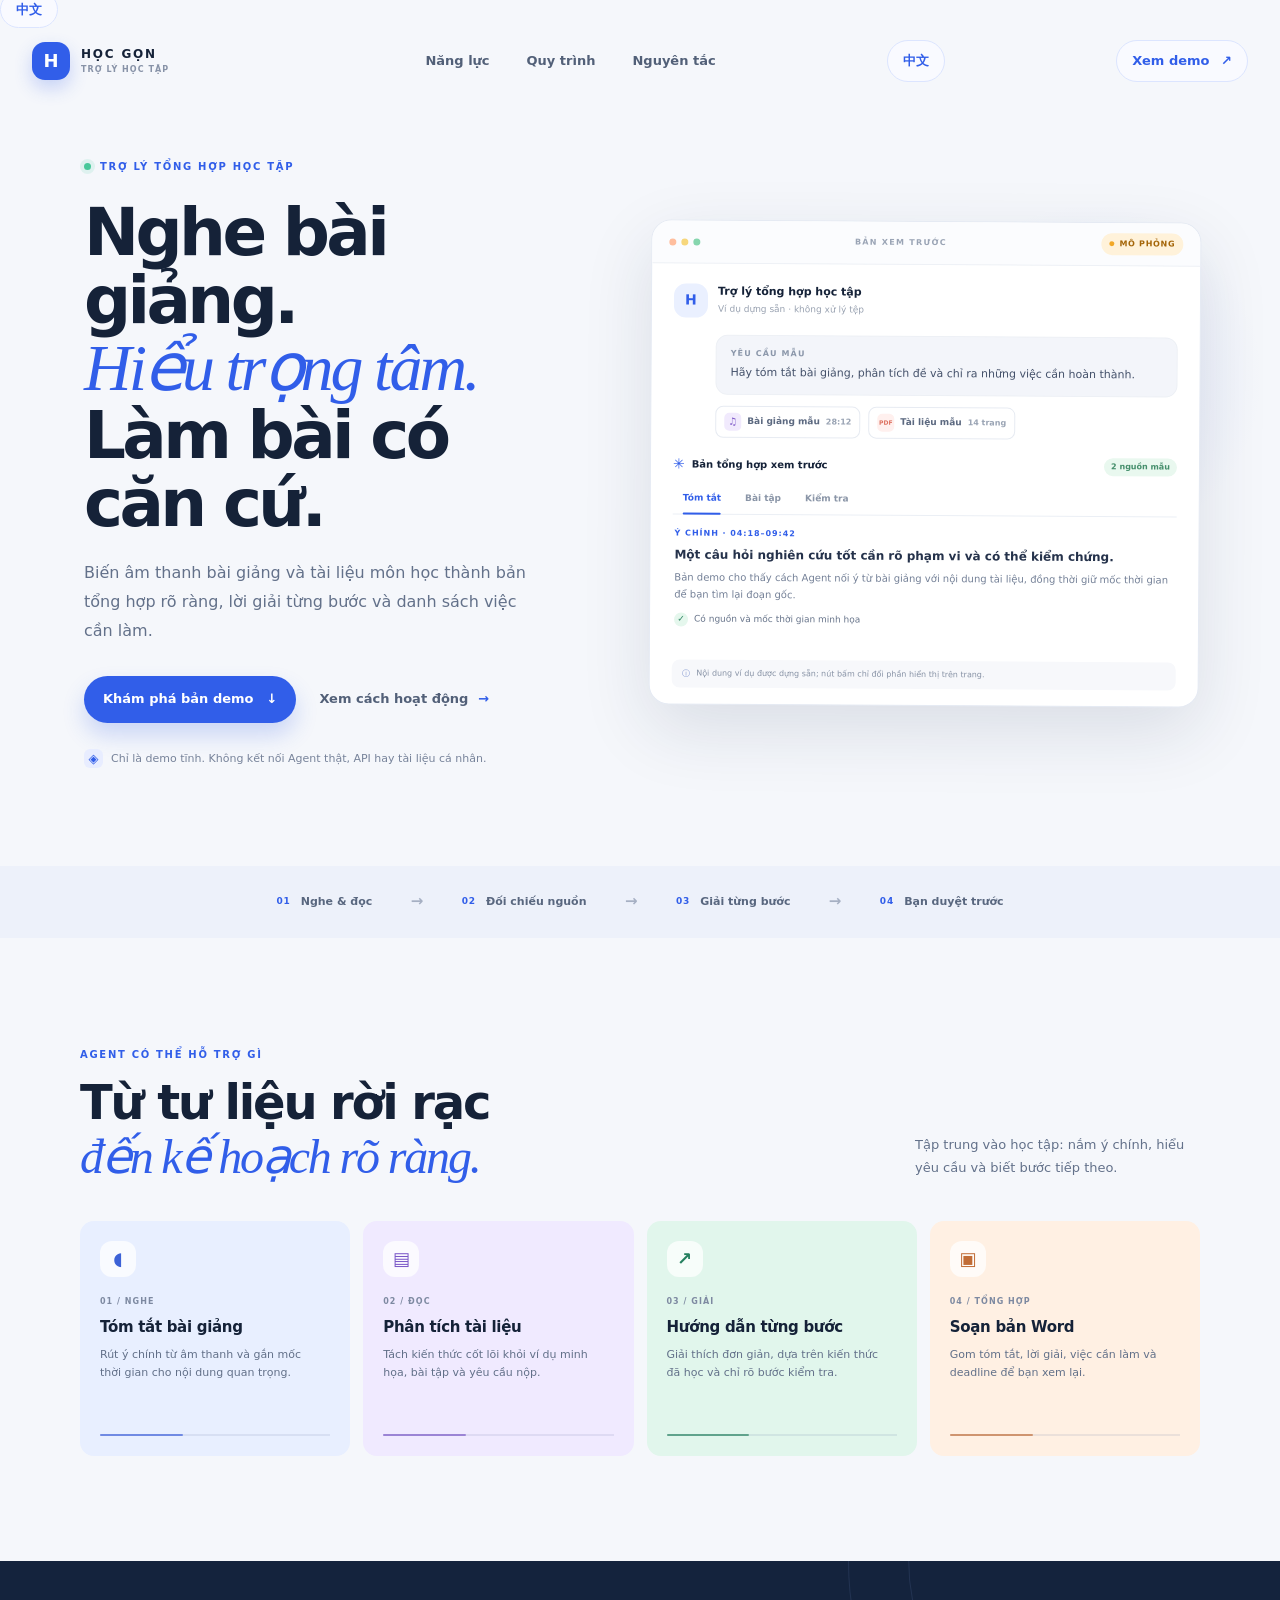
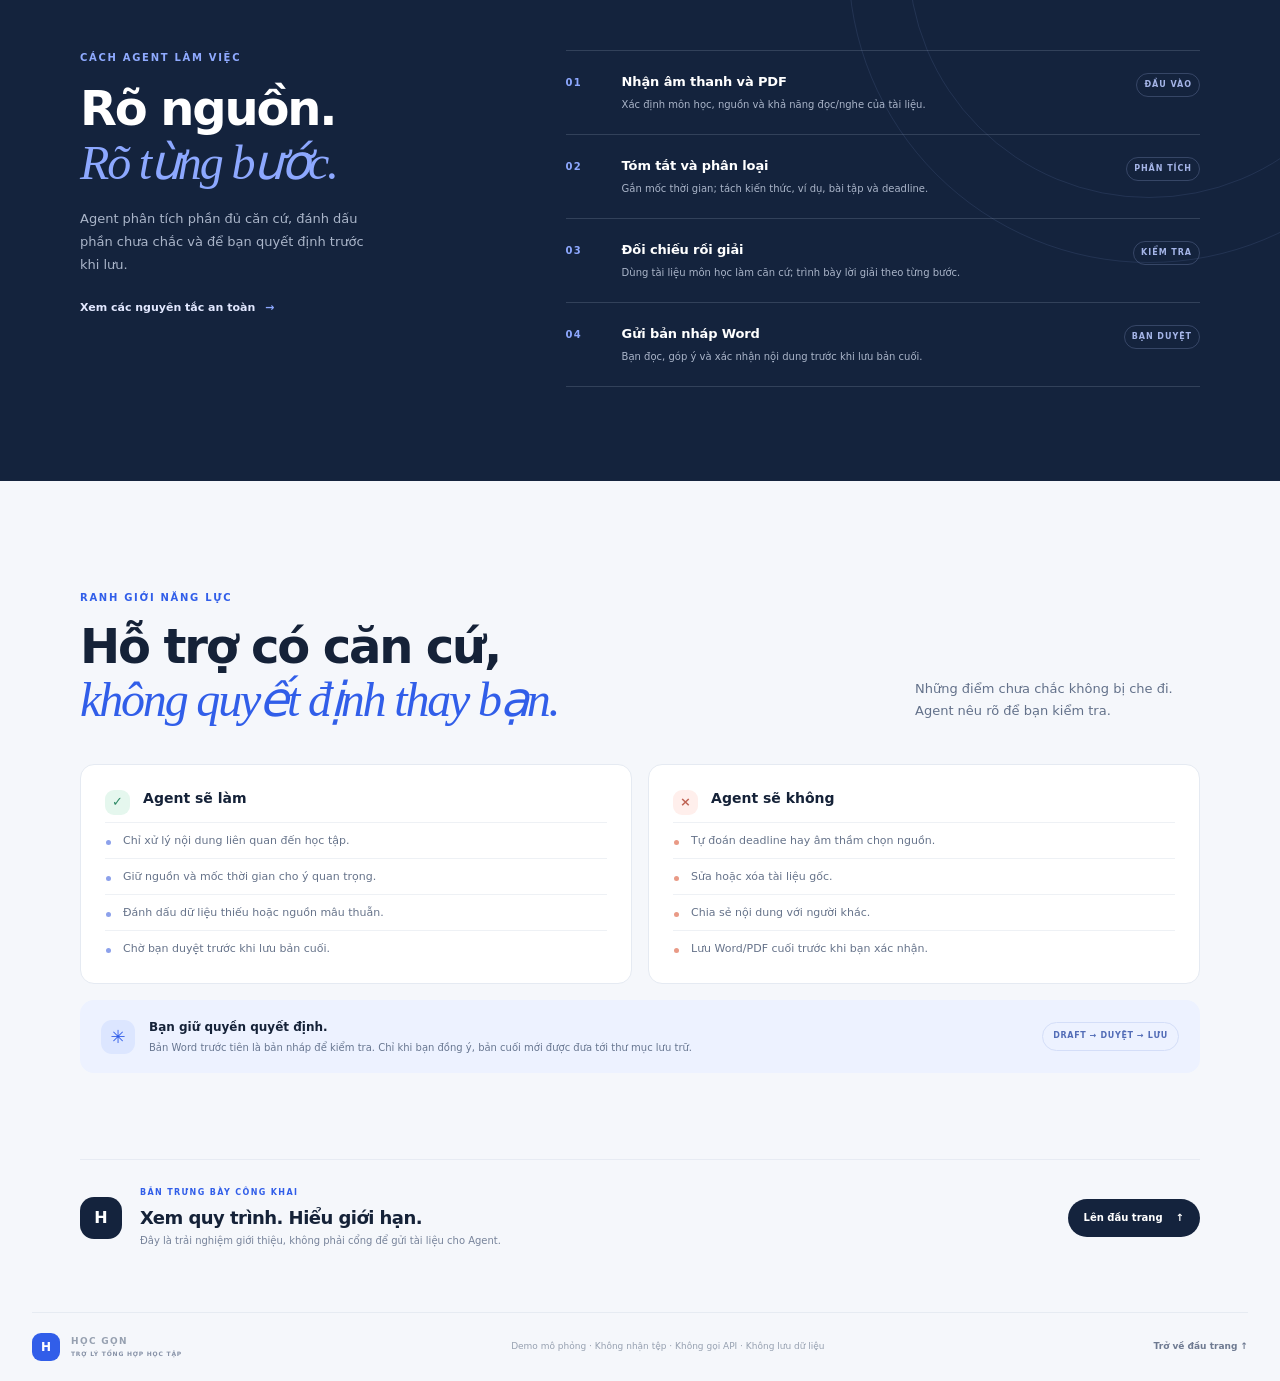
<file: index.html>
<a class="header-cta" href="zh.html" lang="zh-CN" aria-label="切换到中文">中文</a>
<!doctype html>
<html lang="vi">
<head>
  <meta charset="utf-8">
  <meta name="viewport" content="width=device-width, initial-scale=1">
  <meta name="theme-color" content="#f5f7fb">
  <meta name="description" content="Giới thiệu Trợ lý tổng hợp học tập: tóm tắt bài giảng, phân tích đề và hỗ trợ lời giải có đối chiếu.">
  <meta http-equiv="Content-Security-Policy" content="default-src 'self'; script-src 'self'; style-src 'self'; img-src 'self' data:; font-src 'self'; connect-src 'none'; form-action 'none'; object-src 'none'; base-uri 'none'">
  <title>Trợ lý tổng hợp học tập — Demo mô phỏng</title>
  <link rel="stylesheet" href="styles.css">
  <script src="demo.js" defer></script>
</head>
<body>
  <header class="site-header">
    <a class="brand" href="#top" aria-label="Trợ lý tổng hợp học tập">
      <span class="brand-mark" aria-hidden="true">H</span>
      <span class="brand-copy"><strong>HỌC GỌN</strong><small>TRỢ LÝ HỌC TẬP</small></span>
    </a>
    <nav class="main-nav" aria-label="Điều hướng chính">
      <a href="#nang-luc">Năng lực</a>
      <a href="#quy-trinh">Quy trình</a>
      <a href="#ranh-gioi">Nguyên tắc</a>
    </nav>
    <a class="header-cta" href="zh.html" lang="zh-CN" aria-label="切换到中文">中文</a>
    <a class="header-cta" href="#demo">Xem demo <span aria-hidden="true">↗</span></a>
  </header>

  <main id="top">
    <section class="hero section-shell">
      <div class="hero-copy">
        <div class="eyebrow"><span class="eyebrow-dot"></span> TRỢ LÝ TỔNG HỢP HỌC TẬP</div>
        <h1>Nghe bài giảng.<br><em>Hiểu trọng tâm.</em><br>Làm bài có căn cứ.</h1>
        <p class="hero-lede">Biến âm thanh bài giảng và tài liệu môn học thành bản tổng hợp rõ ràng, lời giải từng bước và danh sách việc cần làm.</p>
        <div class="hero-actions">
          <a class="button button-primary" href="#demo">Khám phá bản demo <span aria-hidden="true">↓</span></a>
          <a class="text-link" href="#quy-trinh">Xem cách hoạt động <span aria-hidden="true">→</span></a>
        </div>
        <div class="trust-note"><span class="lock-icon" aria-hidden="true">◈</span><span>Chỉ là demo tĩnh. Không kết nối Agent thật, API hay tài liệu cá nhân.</span></div>
      </div>

      <div class="demo-window" id="demo" aria-label="Bản demo mô phỏng">
        <div class="window-top">
          <div class="window-dots" aria-hidden="true"><i></i><i></i><i></i></div>
          <span class="window-title">BẢN XEM TRƯỚC</span>
          <span class="mock-badge"><span></span> MÔ PHỎNG</span>
        </div>
        <div class="demo-content">
          <div class="demo-intro">
            <div class="agent-avatar" aria-hidden="true">H</div>
            <div><strong>Trợ lý tổng hợp học tập</strong><small>Ví dụ dựng sẵn · không xử lý tệp</small></div>
          </div>
          <div class="message user-message">
            <span class="message-label">YÊU CẦU MẪU</span>
            <p>Hãy tóm tắt bài giảng, phân tích đề và chỉ ra những việc cần hoàn thành.</p>
          </div>
          <div class="source-row" aria-label="Nguồn minh họa">
            <span class="source-chip"><span class="file-icon audio-icon" aria-hidden="true">♫</span> Bài giảng mẫu <small>28:12</small></span>
            <span class="source-chip"><span class="file-icon pdf-icon" aria-hidden="true">PDF</span> Tài liệu mẫu <small>14 trang</small></span>
          </div>
          <div class="response-heading"><span class="response-spark" aria-hidden="true">✳</span><strong>Bản tổng hợp xem trước</strong><span class="source-verified">2 nguồn mẫu</span></div>
          <div class="demo-tabs" role="tablist" aria-label="Nội dung bản demo">
            <button class="demo-tab is-active" id="tab-summary" type="button" role="tab" aria-selected="true" aria-controls="demo-panel" data-view="summary">Tóm tắt</button>
            <button class="demo-tab" id="tab-assignment" type="button" role="tab" aria-selected="false" aria-controls="demo-panel" data-view="assignment">Bài tập</button>
            <button class="demo-tab" id="tab-review" type="button" role="tab" aria-selected="false" aria-controls="demo-panel" data-view="review">Kiểm tra</button>
          </div>
          <div class="demo-panel" id="demo-panel" role="tabpanel" aria-labelledby="tab-summary" tabindex="0">
            <div class="panel-kicker">Ý CHÍNH · 04:18–09:42</div>
            <p class="panel-title">Một câu hỏi nghiên cứu tốt cần rõ phạm vi và có thể kiểm chứng.</p>
            <p class="panel-copy">Bản demo cho thấy cách Agent nối ý từ bài giảng với nội dung tài liệu, đồng thời giữ mốc thời gian để bạn tìm lại đoạn gốc.</p>
            <div class="panel-foot"><span class="check-mark" aria-hidden="true">✓</span> Có nguồn và mốc thời gian minh họa</div>
          </div>
          <div class="demo-safety"><span aria-hidden="true">ⓘ</span> Nội dung ví dụ được dựng sẵn; nút bấm chỉ đổi phần hiển thị trên trang.</div>
        </div>
      </div>
      <div class="hero-glow" aria-hidden="true"></div>
    </section>

    <section class="proof-strip" aria-label="Tóm tắt cách làm việc">
      <div><span class="proof-number">01</span><span>Nghe & đọc</span></div>
      <span class="proof-arrow" aria-hidden="true">→</span>
      <div><span class="proof-number">02</span><span>Đối chiếu nguồn</span></div>
      <span class="proof-arrow" aria-hidden="true">→</span>
      <div><span class="proof-number">03</span><span>Giải từng bước</span></div>
      <span class="proof-arrow" aria-hidden="true">→</span>
      <div><span class="proof-number">04</span><span>Bạn duyệt trước</span></div>
    </section>

    <section class="section section-shell" id="nang-luc">
      <div class="section-heading">
        <div>
          <div class="eyebrow">AGENT CÓ THỂ HỖ TRỢ GÌ</div>
          <h2>Từ tư liệu rời rạc<br><em>đến kế hoạch rõ ràng.</em></h2>
        </div>
        <p class="section-aside">Tập trung vào học tập: nắm ý chính, hiểu yêu cầu và biết bước tiếp theo.</p>
      </div>
      <div class="capability-grid">
        <article class="capability-card card-blue">
          <div class="card-icon" aria-hidden="true">◖</div>
          <span class="card-index">01 / NGHE</span>
          <h3>Tóm tắt bài giảng</h3>
          <p>Rút ý chính từ âm thanh và gắn mốc thời gian cho nội dung quan trọng.</p>
          <div class="card-line"><span></span></div>
        </article>
        <article class="capability-card card-lilac">
          <div class="card-icon" aria-hidden="true">▤</div>
          <span class="card-index">02 / ĐỌC</span>
          <h3>Phân tích tài liệu</h3>
          <p>Tách kiến thức cốt lõi khỏi ví dụ minh họa, bài tập và yêu cầu nộp.</p>
          <div class="card-line"><span></span></div>
        </article>
        <article class="capability-card card-mint">
          <div class="card-icon" aria-hidden="true">↗</div>
          <span class="card-index">03 / GIẢI</span>
          <h3>Hướng dẫn từng bước</h3>
          <p>Giải thích đơn giản, dựa trên kiến thức đã học và chỉ rõ bước kiểm tra.</p>
          <div class="card-line"><span></span></div>
        </article>
        <article class="capability-card card-peach">
          <div class="card-icon" aria-hidden="true">▣</div>
          <span class="card-index">04 / TỔNG HỢP</span>
          <h3>Soạn bản Word</h3>
          <p>Gom tóm tắt, lời giải, việc cần làm và deadline để bạn xem lại.</p>
          <div class="card-line"><span></span></div>
        </article>
      </div>
    </section>

    <section class="workflow-section" id="quy-trinh">
      <div class="section-shell workflow-inner">
        <div class="workflow-heading">
          <div class="eyebrow eyebrow-light">CÁCH AGENT LÀM VIỆC</div>
          <h2>Rõ nguồn.<br><em>Rõ từng bước.</em></h2>
          <p>Agent phân tích phần đủ căn cứ, đánh dấu phần chưa chắc và để bạn quyết định trước khi lưu.</p>
          <a class="light-link" href="#ranh-gioi">Xem các nguyên tắc an toàn <span aria-hidden="true">→</span></a>
        </div>
        <div class="workflow-list">
          <article class="workflow-step">
            <span class="step-no">01</span><div><h3>Nhận âm thanh và PDF</h3><p>Xác định môn học, nguồn và khả năng đọc/nghe của tài liệu.</p></div><span class="step-status">ĐẦU VÀO</span>
          </article>
          <article class="workflow-step">
            <span class="step-no">02</span><div><h3>Tóm tắt và phân loại</h3><p>Gắn mốc thời gian; tách kiến thức, ví dụ, bài tập và deadline.</p></div><span class="step-status">PHÂN TÍCH</span>
          </article>
          <article class="workflow-step">
            <span class="step-no">03</span><div><h3>Đối chiếu rồi giải</h3><p>Dùng tài liệu môn học làm căn cứ; trình bày lời giải theo từng bước.</p></div><span class="step-status">KIỂM TRA</span>
          </article>
          <article class="workflow-step">
            <span class="step-no">04</span><div><h3>Gửi bản nháp Word</h3><p>Bạn đọc, góp ý và xác nhận nội dung trước khi lưu bản cuối.</p></div><span class="step-status">BẠN DUYỆT</span>
          </article>
        </div>
      </div>
    </section>

    <section class="section section-shell guardrails-section" id="ranh-gioi">
      <div class="section-heading">
        <div>
          <div class="eyebrow">RANH GIỚI NĂNG LỰC</div>
          <h2>Hỗ trợ có căn cứ,<br><em>không quyết định thay bạn.</em></h2>
        </div>
        <p class="section-aside">Những điểm chưa chắc không bị che đi. Agent nêu rõ để bạn kiểm tra.</p>
      </div>
      <div class="guardrails-grid">
        <article class="guardrail-card">
          <span class="guardrail-symbol safe" aria-hidden="true">✓</span>
          <h3>Agent sẽ làm</h3>
          <ul>
            <li>Chỉ xử lý nội dung liên quan đến học tập.</li>
            <li>Giữ nguồn và mốc thời gian cho ý quan trọng.</li>
            <li>Đánh dấu dữ liệu thiếu hoặc nguồn mâu thuẫn.</li>
            <li>Chờ bạn duyệt trước khi lưu bản cuối.</li>
          </ul>
        </article>
        <article class="guardrail-card guardrail-stop">
          <span class="guardrail-symbol stop" aria-hidden="true">×</span>
          <h3>Agent sẽ không</h3>
          <ul>
            <li>Tự đoán deadline hay âm thầm chọn nguồn.</li>
            <li>Sửa hoặc xóa tài liệu gốc.</li>
            <li>Chia sẻ nội dung với người khác.</li>
            <li>Lưu Word/PDF cuối trước khi bạn xác nhận.</li>
          </ul>
        </article>
      </div>
      <div class="approval-banner">
        <div class="approval-icon" aria-hidden="true">✳</div>
        <div><strong>Bạn giữ quyền quyết định.</strong><p>Bản Word trước tiên là bản nháp để kiểm tra. Chỉ khi bạn đồng ý, bản cuối mới được đưa tới thư mục lưu trữ.</p></div>
        <span class="approval-tag">DRAFT → DUYỆT → LƯU</span>
      </div>
    </section>

    <section class="closing-cta section-shell">
      <div class="closing-mark" aria-hidden="true">H</div>
      <div><div class="eyebrow">BẢN TRƯNG BÀY CÔNG KHAI</div><h2>Xem quy trình. Hiểu giới hạn.</h2><p>Đây là trải nghiệm giới thiệu, không phải cổng để gửi tài liệu cho Agent.</p></div>
      <a class="button button-dark" href="#top">Lên đầu trang <span aria-hidden="true">↑</span></a>
    </section>
  </main>

  <footer class="site-footer">
    <div class="footer-brand"><span class="brand-mark" aria-hidden="true">H</span><span><strong>HỌC GỌN</strong><small>TRỢ LÝ TỔNG HỢP HỌC TẬP</small></span></div>
    <p>Demo mô phỏng · Không nhận tệp · Không gọi API · Không lưu dữ liệu</p>
    <a href="#top">Trở về đầu trang ↑</a>
  </footer>
</body>
</html>
</file>
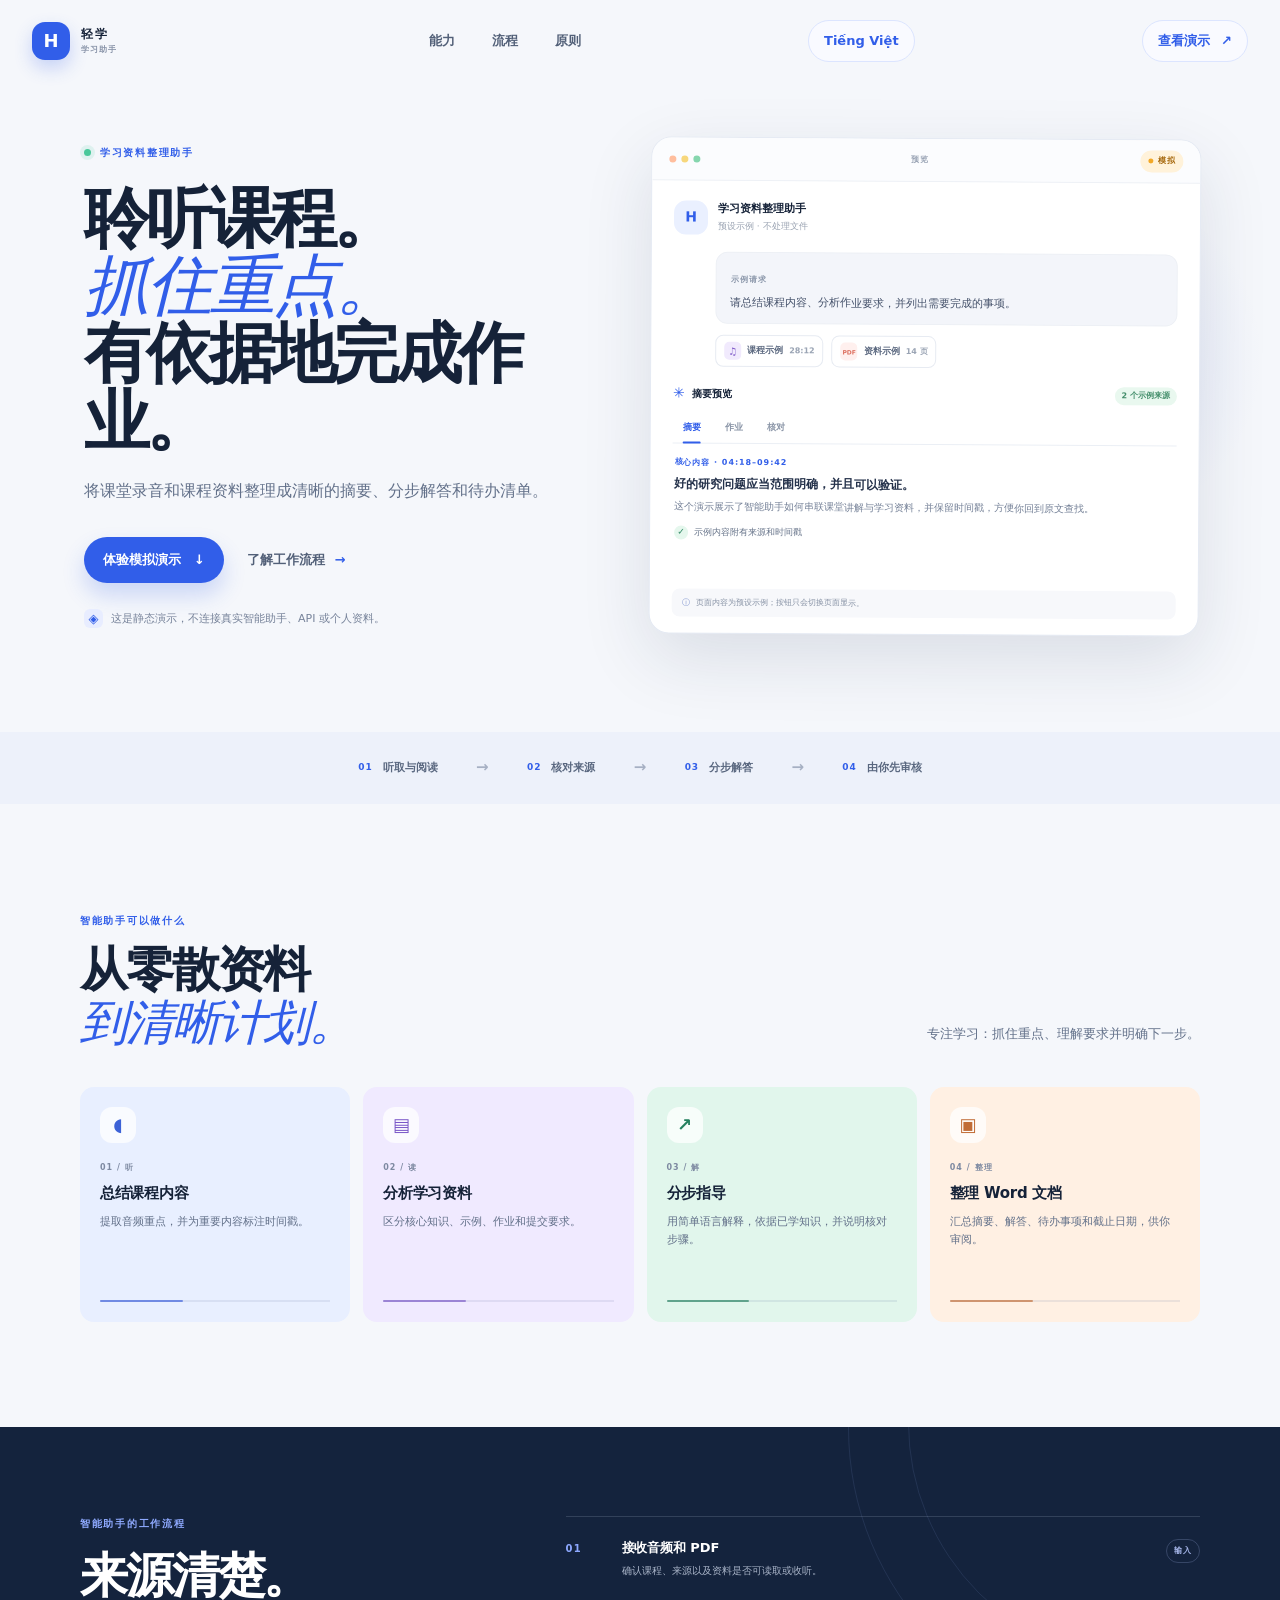
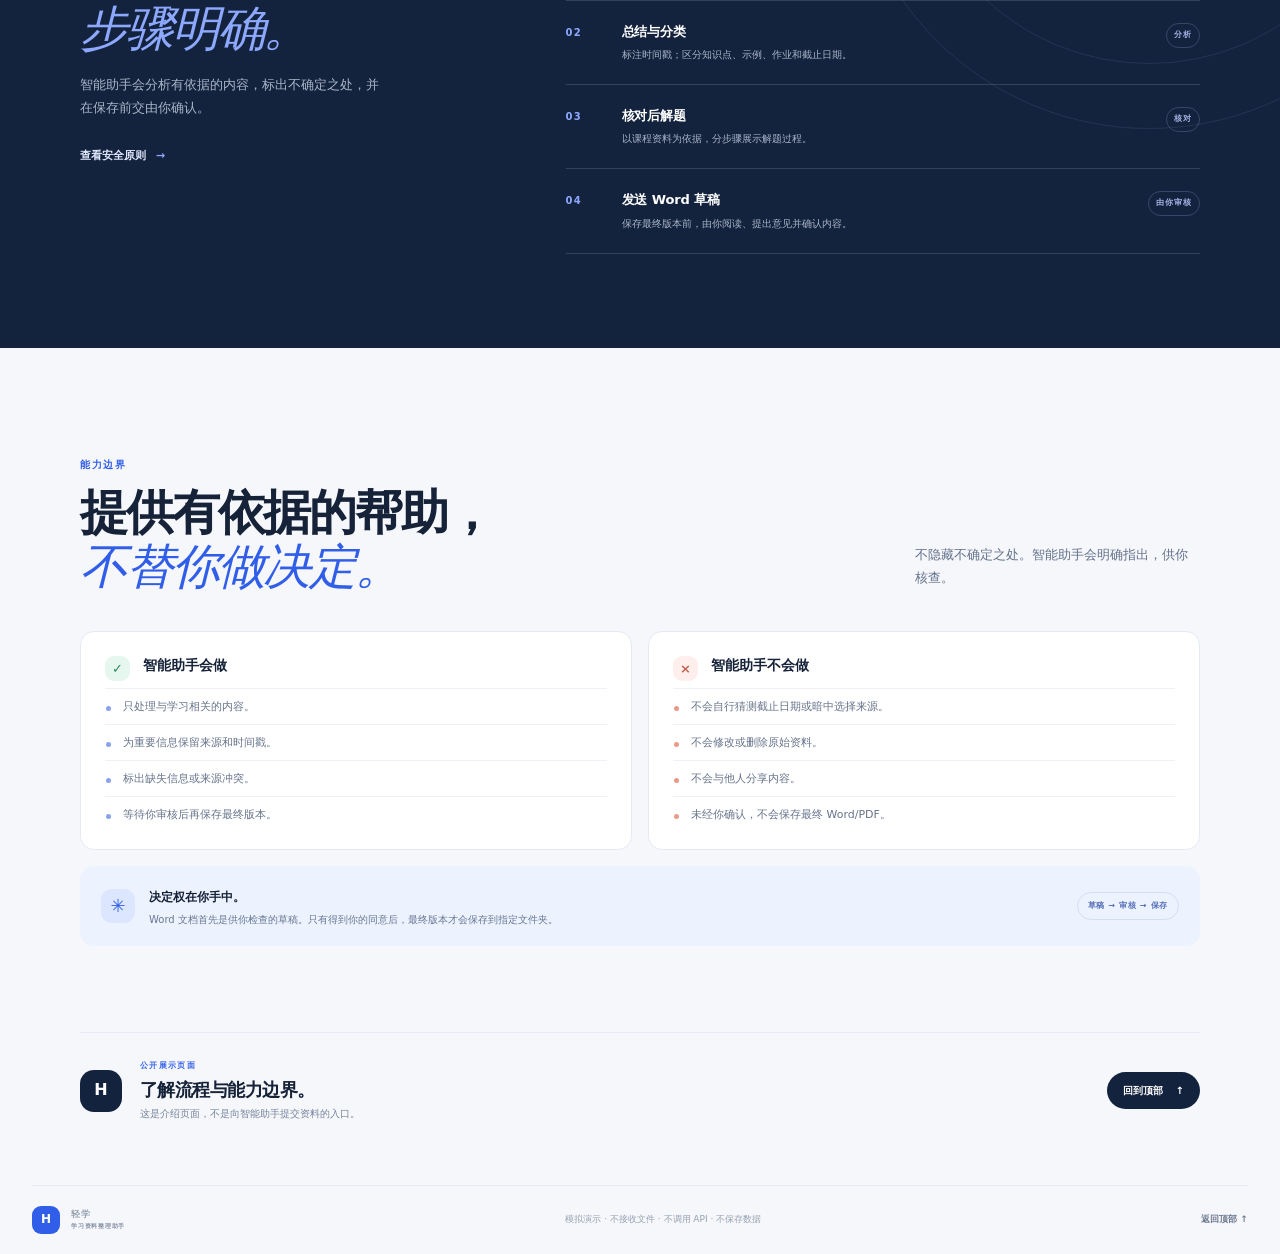
<file: zh.html>
<!doctype html>
<html lang="zh-CN">
<head>
  <meta charset="utf-8">
  <meta name="viewport" content="width=device-width, initial-scale=1">
  <meta name="theme-color" content="#f5f7fb">
  <meta name="description" content="学习资料整理助手介绍：总结课程内容、分析作业要求，并提供有依据的解题帮助。">
  <meta http-equiv="Content-Security-Policy" content="default-src 'self'; script-src 'self'; style-src 'self'; img-src 'self' data:; font-src 'self'; connect-src 'none'; form-action 'none'; object-src 'none'; base-uri 'none'">
  <title>学习资料整理助手 — 模拟演示</title>
  <link rel="stylesheet" href="styles.css">
  <script src="demo-zh.js" defer></script>
</head>
<body>
  <header class="site-header">
    <a class="brand" href="#top" aria-label="学习资料整理助手">
      <span class="brand-mark" aria-hidden="true">H</span>
      <span class="brand-copy"><strong>轻学</strong><small>学习助手</small></span>
    </a>
    <nav class="main-nav" aria-label="主导航">
      <a href="#nang-luc">能力</a>
      <a href="#quy-trinh">流程</a>
      <a href="#ranh-gioi">原则</a>
    </nav>
    <a class="header-cta" href="index.html" lang="vi" aria-label="切换到越南语">Tiếng Việt</a>
    <a class="header-cta" href="#demo">查看演示 <span aria-hidden="true">↗</span></a>
  </header>

  <main id="top">
    <section class="hero section-shell">
      <div class="hero-copy">
        <div class="eyebrow"><span class="eyebrow-dot"></span> 学习资料整理助手</div>
        <h1>聆听课程。<br><em>抓住重点。</em><br>有依据地完成作业。</h1>
        <p class="hero-lede">将课堂录音和课程资料整理成清晰的摘要、分步解答和待办清单。</p>
        <div class="hero-actions">
          <a class="button button-primary" href="#demo">体验模拟演示 <span aria-hidden="true">↓</span></a>
          <a class="text-link" href="#quy-trinh">了解工作流程 <span aria-hidden="true">→</span></a>
        </div>
        <div class="trust-note"><span class="lock-icon" aria-hidden="true">◈</span><span>这是静态演示，不连接真实智能助手、API 或个人资料。</span></div>
      </div>

      <div class="demo-window" id="demo" aria-label="模拟演示">
        <div class="window-top">
          <div class="window-dots" aria-hidden="true"><i></i><i></i><i></i></div>
          <span class="window-title">预览</span>
          <span class="mock-badge"><span></span> 模拟</span>
        </div>
        <div class="demo-content">
          <div class="demo-intro">
            <div class="agent-avatar" aria-hidden="true">H</div>
            <div><strong>学习资料整理助手</strong><small>预设示例 · 不处理文件</small></div>
          </div>
          <div class="message user-message">
            <span class="message-label">示例请求</span>
            <p>请总结课程内容、分析作业要求，并列出需要完成的事项。</p>
          </div>
          <div class="source-row" aria-label="示例来源">
            <span class="source-chip"><span class="file-icon audio-icon" aria-hidden="true">♫</span> 课程示例 <small>28:12</small></span>
            <span class="source-chip"><span class="file-icon pdf-icon" aria-hidden="true">PDF</span> 资料示例 <small>14 页</small></span>
          </div>
          <div class="response-heading"><span class="response-spark" aria-hidden="true">✳</span><strong>摘要预览</strong><span class="source-verified">2 个示例来源</span></div>
          <div class="demo-tabs" role="tablist" aria-label="演示内容">
            <button class="demo-tab is-active" id="tab-summary" type="button" role="tab" aria-selected="true" aria-controls="demo-panel" data-view="summary">摘要</button>
            <button class="demo-tab" id="tab-assignment" type="button" role="tab" aria-selected="false" aria-controls="demo-panel" data-view="assignment">作业</button>
            <button class="demo-tab" id="tab-review" type="button" role="tab" aria-selected="false" aria-controls="demo-panel" data-view="review">核对</button>
          </div>
          <div class="demo-panel" id="demo-panel" role="tabpanel" aria-labelledby="tab-summary" tabindex="0">
            <div class="panel-kicker">核心内容 · 04:18–09:42</div>
            <p class="panel-title">好的研究问题应当范围明确，并且可以验证。</p>
            <p class="panel-copy">这个演示展示了智能助手如何串联课堂讲解与学习资料，并保留时间戳，方便你回到原文查找。</p>
            <div class="panel-foot"><span class="check-mark" aria-hidden="true">✓</span> 示例内容附有来源和时间戳</div>
          </div>
          <div class="demo-safety"><span aria-hidden="true">ⓘ</span> 页面内容为预设示例；按钮只会切换页面显示。</div>
        </div>
      </div>
      <div class="hero-glow" aria-hidden="true"></div>
    </section>

    <section class="proof-strip" aria-label="工作方式概览">
      <div><span class="proof-number">01</span><span>听取与阅读</span></div>
      <span class="proof-arrow" aria-hidden="true">→</span>
      <div><span class="proof-number">02</span><span>核对来源</span></div>
      <span class="proof-arrow" aria-hidden="true">→</span>
      <div><span class="proof-number">03</span><span>分步解答</span></div>
      <span class="proof-arrow" aria-hidden="true">→</span>
      <div><span class="proof-number">04</span><span>由你先审核</span></div>
    </section>

    <section class="section section-shell" id="nang-luc">
      <div class="section-heading">
        <div>
          <div class="eyebrow">智能助手可以做什么</div>
          <h2>从零散资料<br><em>到清晰计划。</em></h2>
        </div>
        <p class="section-aside">专注学习：抓住重点、理解要求并明确下一步。</p>
      </div>
      <div class="capability-grid">
        <article class="capability-card card-blue">
          <div class="card-icon" aria-hidden="true">◖</div>
          <span class="card-index">01 / 听</span>
          <h3>总结课程内容</h3>
          <p>提取音频重点，并为重要内容标注时间戳。</p>
          <div class="card-line"><span></span></div>
        </article>
        <article class="capability-card card-lilac">
          <div class="card-icon" aria-hidden="true">▤</div>
          <span class="card-index">02 / 读</span>
          <h3>分析学习资料</h3>
          <p>区分核心知识、示例、作业和提交要求。</p>
          <div class="card-line"><span></span></div>
        </article>
        <article class="capability-card card-mint">
          <div class="card-icon" aria-hidden="true">↗</div>
          <span class="card-index">03 / 解</span>
          <h3>分步指导</h3>
          <p>用简单语言解释，依据已学知识，并说明核对步骤。</p>
          <div class="card-line"><span></span></div>
        </article>
        <article class="capability-card card-peach">
          <div class="card-icon" aria-hidden="true">▣</div>
          <span class="card-index">04 / 整理</span>
          <h3>整理 Word 文档</h3>
          <p>汇总摘要、解答、待办事项和截止日期，供你审阅。</p>
          <div class="card-line"><span></span></div>
        </article>
      </div>
    </section>

    <section class="workflow-section" id="quy-trinh">
      <div class="section-shell workflow-inner">
        <div class="workflow-heading">
          <div class="eyebrow eyebrow-light">智能助手的工作流程</div>
          <h2>来源清楚。<br><em>步骤明确。</em></h2>
          <p>智能助手会分析有依据的内容，标出不确定之处，并在保存前交由你确认。</p>
          <a class="light-link" href="#ranh-gioi">查看安全原则 <span aria-hidden="true">→</span></a>
        </div>
        <div class="workflow-list">
          <article class="workflow-step">
            <span class="step-no">01</span><div><h3>接收音频和 PDF</h3><p>确认课程、来源以及资料是否可读取或收听。</p></div><span class="step-status">输入</span>
          </article>
          <article class="workflow-step">
            <span class="step-no">02</span><div><h3>总结与分类</h3><p>标注时间戳；区分知识点、示例、作业和截止日期。</p></div><span class="step-status">分析</span>
          </article>
          <article class="workflow-step">
            <span class="step-no">03</span><div><h3>核对后解题</h3><p>以课程资料为依据，分步骤展示解题过程。</p></div><span class="step-status">核对</span>
          </article>
          <article class="workflow-step">
            <span class="step-no">04</span><div><h3>发送 Word 草稿</h3><p>保存最终版本前，由你阅读、提出意见并确认内容。</p></div><span class="step-status">由你审核</span>
          </article>
        </div>
      </div>
    </section>

    <section class="section section-shell guardrails-section" id="ranh-gioi">
      <div class="section-heading">
        <div>
          <div class="eyebrow">能力边界</div>
          <h2>提供有依据的帮助，<br><em>不替你做决定。</em></h2>
        </div>
        <p class="section-aside">不隐藏不确定之处。智能助手会明确指出，供你核查。</p>
      </div>
      <div class="guardrails-grid">
        <article class="guardrail-card">
          <span class="guardrail-symbol safe" aria-hidden="true">✓</span>
          <h3>智能助手会做</h3>
          <ul>
            <li>只处理与学习相关的内容。</li>
            <li>为重要信息保留来源和时间戳。</li>
            <li>标出缺失信息或来源冲突。</li>
            <li>等待你审核后再保存最终版本。</li>
          </ul>
        </article>
        <article class="guardrail-card guardrail-stop">
          <span class="guardrail-symbol stop" aria-hidden="true">×</span>
          <h3>智能助手不会做</h3>
          <ul>
            <li>不会自行猜测截止日期或暗中选择来源。</li>
            <li>不会修改或删除原始资料。</li>
            <li>不会与他人分享内容。</li>
            <li>未经你确认，不会保存最终 Word/PDF。</li>
          </ul>
        </article>
      </div>
      <div class="approval-banner">
        <div class="approval-icon" aria-hidden="true">✳</div>
        <div><strong>决定权在你手中。</strong><p>Word 文档首先是供你检查的草稿。只有得到你的同意后，最终版本才会保存到指定文件夹。</p></div>
        <span class="approval-tag">草稿 → 审核 → 保存</span>
      </div>
    </section>

    <section class="closing-cta section-shell">
      <div class="closing-mark" aria-hidden="true">H</div>
      <div><div class="eyebrow">公开展示页面</div><h2>了解流程与能力边界。</h2><p>这是介绍页面，不是向智能助手提交资料的入口。</p></div>
      <a class="button button-dark" href="#top">回到顶部 <span aria-hidden="true">↑</span></a>
    </section>
  </main>

  <footer class="site-footer">
    <div class="footer-brand"><span class="brand-mark" aria-hidden="true">H</span><span><strong>轻学</strong><small>学习资料整理助手</small></span></div>
    <p>模拟演示 · 不接收文件 · 不调用 API · 不保存数据</p>
    <a href="#top">返回顶部 ↑</a>
  </footer>
</body>
</html>
</file>
<file: styles.css>
:root {
  color-scheme: light;
  --ink: #152238;
  --muted: #63718a;
  --paper: #f5f7fb;
  --white: #ffffff;
  --line: #e5eaf2;
  --blue: #315ee9;
  --blue-dark: #2448bd;
  --navy: #14233d;
  --mint: #dff7ec;
  --shadow: 0 24px 70px rgba(26, 43, 77, .12);
}
* { box-sizing: border-box; }
html { scroll-behavior: smooth; }
body {
  margin: 0;
  background: var(--paper);
  color: var(--ink);
  font-family: Inter, ui-sans-serif, system-ui, -apple-system, BlinkMacSystemFont, "Segoe UI", sans-serif;
  font-size: 16px;
  line-height: 1.55;
  -webkit-font-smoothing: antialiased;
}
a { color: inherit; text-decoration: none; }
button { font: inherit; }
.site-header {
  width: min(1240px, calc(100% - 64px));
  margin: 0 auto;
  height: 82px;
  display: flex;
  align-items: center;
  justify-content: space-between;
  position: relative;
  z-index: 5;
}
.brand, .footer-brand { display: flex; align-items: center; gap: 11px; }
.brand-mark {
  width: 38px; height: 38px; display: grid; place-items: center;
  border-radius: 13px; background: var(--blue); color: white;
  font-size: 18px; font-weight: 850; box-shadow: 0 8px 18px rgba(49,94,233,.24);
}
.brand-copy, .footer-brand > span:last-child { display: flex; flex-direction: column; line-height: 1.05; }
.brand-copy strong, .footer-brand strong { font-size: 12px; letter-spacing: .15em; font-weight: 850; }
.brand-copy small, .footer-brand small { margin-top: 5px; color: #8792a7; letter-spacing: .13em; font-size: 8px; font-weight: 700; }
.main-nav { display: flex; gap: 37px; margin-left: 85px; }
.main-nav a, .header-cta { font-size: 13px; font-weight: 700; color: #526078; }
.main-nav a:hover, .text-link:hover, .light-link:hover { color: var(--blue); }
.header-cta { color: var(--blue); padding: 10px 15px; border: 1px solid #dce5ff; border-radius: 999px; background: #f9faff; }
.header-cta span { padding-left: 7px; }
.section-shell { width: min(1120px, calc(100% - 64px)); margin: 0 auto; }
.hero { min-height: 650px; display: grid; grid-template-columns: .92fr 1.08fr; align-items: center; gap: 34px; padding-top: 37px; padding-bottom: 78px; position: relative; }
.hero-copy { position: relative; z-index: 2; padding: 20px 0 20px 4px; }
.eyebrow { display: flex; align-items: center; gap: 9px; color: var(--blue); font-size: 10px; font-weight: 850; letter-spacing: .17em; }
.eyebrow-dot { width: 7px; height: 7px; background: #48c89a; border-radius: 50%; box-shadow: 0 0 0 4px rgba(72,200,154,.13); }
.hero h1 { font-size: clamp(42px, 5.15vw, 66px); line-height: 1.03; letter-spacing: -.055em; margin: 24px 0 21px; font-weight: 760; }
.hero h1 em, .section-heading h2 em, .workflow-heading h2 em { color: var(--blue); font-family: Georgia, "Times New Roman", serif; font-weight: 500; letter-spacing: -.045em; }
.hero-lede { color: var(--muted); font-size: 16px; max-width: 465px; line-height: 1.8; margin: 0; }
.hero-actions { display: flex; align-items: center; gap: 23px; margin-top: 31px; }
.button { display: inline-flex; align-items: center; gap: 13px; border-radius: 999px; padding: 13px 19px; font-size: 13px; font-weight: 800; transition: transform .18s ease, box-shadow .18s ease; }
.button:hover { transform: translateY(-2px); }
.button-primary { background: var(--blue); color: white; box-shadow: 0 12px 22px rgba(49,94,233,.22); }
.button-primary:hover { background: var(--blue-dark); box-shadow: 0 16px 28px rgba(49,94,233,.27); }
.text-link { color: #526078; font-size: 13px; font-weight: 750; }
.text-link span { color: var(--blue); padding-left: 5px; }
.trust-note { margin-top: 26px; color: #77839a; font-size: 11px; display: flex; align-items: center; gap: 8px; }
.lock-icon { display: grid; place-items: center; width: 19px; height: 19px; border-radius: 6px; background: #e8edff; color: var(--blue); font-size: 13px; }
.hero-glow { position: absolute; z-index: 0; width: 360px; height: 360px; top: 95px; right: -70px; background: radial-gradient(circle, rgba(107,136,245,.12), rgba(107,136,245,0) 68%); pointer-events: none; }
.demo-window { position: relative; z-index: 1; border-radius: 20px; background: var(--white); border: 1px solid #e5eaf3; box-shadow: var(--shadow); overflow: hidden; max-width: 550px; width: 100%; justify-self: end; transform: rotate(.35deg); }
.window-top { height: 43px; display: flex; align-items: center; justify-content: space-between; padding: 0 17px; background: #fbfcfe; border-bottom: 1px solid #eef1f6; }
.window-dots { display: flex; gap: 5px; }
.window-dots i { width: 7px; height: 7px; border-radius: 50%; background: #d7deea; }
.window-dots i:first-child { background: #ffbe9e; }.window-dots i:nth-child(2) { background: #f7d77c; }.window-dots i:nth-child(3) { background: #86d6ae; }
.window-title { color: #9aa4b5; letter-spacing: .16em; font-size: 8px; font-weight: 800; }
.mock-badge { background: #fff2da; color: #a46508; padding: 5px 8px; display: flex; align-items: center; gap: 5px; border-radius: 99px; font-size: 8px; font-weight: 850; letter-spacing: .09em; }
.mock-badge span { display: inline-block; width: 5px; height: 5px; border-radius: 50%; background: #f2a827; }
.demo-content { padding: 20px 22px 16px; }
.demo-intro { display: flex; align-items: center; gap: 10px; margin-bottom: 17px; }
.agent-avatar { width: 34px; height: 34px; border-radius: 12px; display: grid; place-items: center; background: #eaf0ff; color: var(--blue); font-weight: 900; font-size: 14px; }
.demo-intro strong { display: block; font-size: 11px; line-height: 1.3; }
.demo-intro small { display: block; margin-top: 3px; color: #99a2b1; font-size: 9px; }
.message { border-radius: 12px; padding: 12px 14px; }
.user-message { background: #f3f5fa; border: 1px solid #edf0f5; margin-left: 42px; }
.message-label { font-size: 8px; font-weight: 850; color: #8b97aa; letter-spacing: .14em; }
.message p { margin: 4px 0 0; color: #44516a; font-size: 11px; line-height: 1.6; }
.source-row { display: flex; gap: 8px; margin: 11px 0 16px 42px; }
.source-chip { border: 1px solid #e7ebf2; background: #fff; border-radius: 8px; padding: 6px 8px; display: flex; gap: 6px; align-items: center; color: #5c6980; font-size: 9px; font-weight: 700; }
.source-chip small { color: #9aa4b4; font-size: 8px; font-weight: 600; }
.file-icon { width: 17px; height: 18px; border-radius: 5px; display: grid; place-items: center; font-size: 10px; font-weight: 850; }
.audio-icon { color: #7e59c8; background: #f1eafd; }.pdf-icon { font-size: 6px; color: #dd705f; background: #fff0ee; }
.response-heading { display: flex; align-items: center; gap: 7px; font-size: 10px; margin-bottom: 8px; }
.response-spark { color: var(--blue); font-size: 14px; }.source-verified { color: #448e6b; background: #e9f8ef; border-radius: 99px; font-size: 8px; font-weight: 750; padding: 3px 7px; margin-left: auto; }
.demo-tabs { display: flex; gap: 4px; border-bottom: 1px solid #ebeff5; }
.demo-tab { border: 0; background: transparent; color: #8a95a7; padding: 8px 10px; cursor: pointer; font-size: 9px; font-weight: 800; position: relative; }
.demo-tab:hover { color: var(--blue); }.demo-tab.is-active { color: var(--blue); }
.demo-tab.is-active::after { content: ""; position: absolute; height: 2px; left: 10px; right: 10px; bottom: -1px; background: var(--blue); border-radius: 2px; }
.demo-tab:focus-visible, a:focus-visible { outline: 3px solid rgba(49,94,233,.32); outline-offset: 3px; border-radius: 7px; }
.demo-panel { padding: 13px 2px 11px; min-height: 145px; }
.panel-kicker { font-size: 8px; font-weight: 850; color: var(--blue); letter-spacing: .12em; }
.panel-title { color: #25324b; font-size: 12px; line-height: 1.5; font-weight: 780; margin: 6px 0; }
.panel-copy { color: #748097; font-size: 10px; line-height: 1.65; margin: 0; }
.panel-foot { margin-top: 10px; color: #67748a; font-size: 9px; display: flex; align-items: center; gap: 6px; }
.check-mark { width: 14px; height: 14px; display: grid; place-items: center; color: #328866; background: #e5f7ed; border-radius: 50%; font-size: 9px; }
.demo-safety { background: #f7f8fb; border-radius: 8px; padding: 8px 10px; color: #8792a5; font-size: 8px; }
.demo-safety span { color: #8095cf; margin-right: 4px; }
.proof-strip { min-height: 72px; display: flex; justify-content: center; align-items: center; gap: clamp(16px, 3vw, 44px); background: #edf1fa; color: #59677f; font-size: 11px; font-weight: 750; }
.proof-strip > div { display: flex; align-items: center; gap: 10px; }
.proof-number { color: var(--blue); font-size: 9px; font-weight: 900; letter-spacing: .1em; }
.proof-arrow { color: #a6b0c3; font-size: 15px; }
.section { padding-top: 109px; padding-bottom: 105px; }
.section-heading { display: flex; justify-content: space-between; align-items: end; gap: 35px; margin-bottom: 37px; }
.section-heading h2, .workflow-heading h2 { font-size: clamp(32px, 4vw, 48px); line-height: 1.12; letter-spacing: -.045em; margin: 14px 0 0; }
.section-aside { max-width: 285px; margin: 0 0 4px; color: var(--muted); font-size: 13px; line-height: 1.75; }
.capability-grid { display: grid; grid-template-columns: repeat(4, 1fr); gap: 13px; }
.capability-card { min-height: 235px; border-radius: 14px; padding: 20px; display: flex; flex-direction: column; position: relative; overflow: hidden; }
.card-blue { background: #e8efff; }.card-lilac { background: #f0eaff; }.card-mint { background: #e1f6ec; }.card-peach { background: #fff0e3; }
.card-icon { width: 36px; height: 36px; border-radius: 12px; display: grid; place-items: center; background: rgba(255,255,255,.75); color: #3c62d7; font-weight: 800; font-size: 18px; margin-bottom: 19px; }
.card-lilac .card-icon { color: #7956c7; }.card-mint .card-icon { color: #25805f; }.card-peach .card-icon { color: #c16c36; }
.card-index { color: #7d89a1; font-size: 8px; font-weight: 900; letter-spacing: .13em; }
.capability-card h3 { font-size: 15px; margin: 8px 0 7px; letter-spacing: -.02em; }
.capability-card p { color: #627089; font-size: 11px; line-height: 1.65; margin: 0 0 18px; max-width: 220px; }
.card-line { height: 2px; background: rgba(74,95,145,.11); margin-top: auto; }.card-line span { display: block; width: 36%; height: 100%; background: rgba(58,93,220,.65); border-radius: 2px; }
.card-lilac .card-line span { background: rgba(121,86,199,.65); }.card-mint .card-line span { background: rgba(37,128,95,.65); }.card-peach .card-line span { background: rgba(193,108,54,.65); }
.workflow-section { background: var(--navy); color: white; padding: 89px 0 94px; position: relative; overflow: hidden; }
.workflow-section::before, .workflow-section::after { content: ""; position: absolute; border: 1px solid rgba(151,177,255,.11); width: 480px; height: 480px; border-radius: 50%; right: -110px; top: -245px; }
.workflow-section::after { width: 600px; height: 600px; right: -170px; top: -300px; }
.workflow-inner { display: grid; grid-template-columns: .78fr 1.22fr; gap: 80px; position: relative; z-index: 1; }
.eyebrow-light { color: #8faaff; }.workflow-heading h2 { margin-top: 17px; }.workflow-heading h2 em { color: #8da8ff; }
.workflow-heading p { color: #aab5c9; font-size: 13px; line-height: 1.8; max-width: 300px; margin: 17px 0 22px; }
.light-link { color: #e2e8ff; font-size: 11px; font-weight: 750; }.light-link span { padding-left: 6px; color: #8da8ff; }
.workflow-list { border-top: 1px solid rgba(222,231,255,.15); }
.workflow-step { display: grid; grid-template-columns: 43px 1fr auto; gap: 13px; align-items: start; padding: 21px 0; border-bottom: 1px solid rgba(222,231,255,.15); }
.step-no { color: #8da8ff; font-size: 10px; font-weight: 900; letter-spacing: .12em; padding-top: 3px; }
.workflow-step h3 { margin: 0 0 5px; font-size: 13px; letter-spacing: -.01em; }.workflow-step p { color: #aab5c9; font-size: 10px; line-height: 1.6; margin: 0; }
.step-status { color: #a5b5e8; font-size: 8px; font-weight: 850; letter-spacing: .12em; border: 1px solid rgba(165,181,232,.24); padding: 5px 7px; border-radius: 99px; margin-top: 1px; }
.guardrails-section { padding-bottom: 86px; }
.guardrails-grid { display: grid; grid-template-columns: 1fr 1fr; gap: 16px; }
.guardrail-card { background: #fff; border: 1px solid var(--line); border-radius: 14px; padding: 23px 24px 17px; }
.guardrail-card h3 { display: inline-block; vertical-align: 3px; margin: 0 0 12px 8px; font-size: 14px; }
.guardrail-symbol { display: inline-grid; place-items: center; width: 25px; height: 25px; border-radius: 9px; font-size: 13px; font-weight: 900; }
.guardrail-symbol.safe { color: #2f8b67; background: #e5f7ee; }.guardrail-symbol.stop { color: #bf6354; background: #ffefec; }
.guardrail-card ul { margin: 0; padding: 0; list-style: none; }
.guardrail-card li { border-top: 1px solid #eef1f5; padding: 9px 0 9px 18px; color: #66738a; font-size: 11px; position: relative; }
.guardrail-card li::before { content: ""; position: absolute; left: 1px; top: 17px; width: 5px; height: 5px; border-radius: 50%; background: #8ca1eb; }
.guardrail-stop li::before { background: #e99a86; }
.approval-banner { display: flex; align-items: center; gap: 14px; background: #edf2ff; border-radius: 14px; margin-top: 16px; padding: 18px 21px; }
.approval-icon { flex: 0 0 34px; height: 34px; display: grid; place-items: center; border-radius: 11px; background: #dce6ff; color: var(--blue); font-size: 18px; }
.approval-banner strong { font-size: 12px; }.approval-banner p { color: #687791; font-size: 10px; margin: 3px 0 0; }
.approval-tag { margin-left: auto; border: 1px solid #d4def8; border-radius: 99px; padding: 7px 10px; color: #536db7; font-size: 8px; font-weight: 850; letter-spacing: .08em; white-space: nowrap; }
.closing-cta { display: flex; align-items: center; gap: 18px; padding: 27px 0 63px; border-top: 1px solid #e7ebf3; }
.closing-mark { width: 42px; height: 42px; flex: 0 0 42px; display: grid; place-items: center; border-radius: 14px; background: var(--navy); color: white; font-weight: 900; }
.closing-cta h2 { margin: 4px 0 2px; font-size: 18px; letter-spacing: -.03em; }.closing-cta p { margin: 0; color: #77839a; font-size: 10px; }
.closing-cta .eyebrow { font-size: 8px; }
.button-dark { background: var(--navy); color: white; margin-left: auto; padding: 11px 16px; font-size: 10px; }
.site-footer { width: min(1240px, calc(100% - 64px)); margin: 0 auto; border-top: 1px solid #e6ebf2; min-height: 69px; display: flex; align-items: center; justify-content: space-between; gap: 20px; color: #96a0b0; font-size: 9px; }
.footer-brand .brand-mark { width: 28px; height: 28px; font-size: 12px; border-radius: 9px; box-shadow: none; }
.footer-brand strong { font-size: 9px; }.footer-brand small { font-size: 6px; margin-top: 4px; }
.site-footer p { margin: 0; }.site-footer > a { color: #6e7a91; font-weight: 700; }

@media (max-width: 900px) {
  .hero { grid-template-columns: 1fr; gap: 32px; padding-top: 52px; }
  .hero-copy { max-width: 650px; }.demo-window { justify-self: start; max-width: 650px; transform: none; }
  .workflow-inner { grid-template-columns: 1fr; gap: 35px; }.workflow-heading p { max-width: 540px; }
  .capability-grid { grid-template-columns: repeat(2, 1fr); }
}
@media (max-width: 640px) {
  .site-header, .site-footer { width: min(100% - 36px, 1120px); }
  .section-shell { width: min(100% - 36px, 1120px); }
  .site-header { height: 68px; }.main-nav { display: none; }.header-cta { font-size: 11px; padding: 8px 11px; }
  .hero { min-height: auto; padding-top: 45px; padding-bottom: 50px; }.hero h1 { font-size: clamp(40px, 12vw, 56px); margin-top: 20px; }
  .hero-lede { font-size: 14px; }.hero-actions { flex-wrap: wrap; gap: 15px; }.button { font-size: 11px; padding: 12px 15px; }
  .trust-note { align-items: flex-start; max-width: 340px; line-height: 1.5; }
  .demo-content { padding: 16px 13px 13px; }.source-row { margin-left: 0; flex-wrap: wrap; }.user-message { margin-left: 22px; }
  .source-chip { font-size: 8px; }.demo-window { border-radius: 15px; }
  .proof-strip { justify-content: flex-start; overflow-x: auto; padding: 0 18px; gap: 17px; white-space: nowrap; min-height: 62px; }
  .proof-strip > div { gap: 6px; }.proof-arrow { font-size: 12px; }
  .section { padding-top: 72px; padding-bottom: 70px; }.section-heading { display: block; margin-bottom: 25px; }.section-heading h2 { font-size: 36px; }.section-aside { margin-top: 15px; max-width: 420px; }
  .capability-grid { gap: 10px; }.capability-card { min-height: 220px; padding: 15px; border-radius: 12px; }.capability-card h3 { font-size: 13px; }.capability-card p { font-size: 10px; }
  .workflow-section { padding: 70px 0; }.workflow-heading h2 { font-size: 38px; }.workflow-step { grid-template-columns: 27px 1fr; gap: 10px; }.step-status { grid-column: 2; justify-self: start; margin-top: 3px; }
  .guardrails-grid { grid-template-columns: 1fr; gap: 11px; }.guardrail-card { padding: 18px; }.approval-banner { align-items: flex-start; padding: 15px; }.approval-tag { display: none; }
  .closing-cta { flex-wrap: wrap; padding-bottom: 45px; }.closing-cta .button-dark { margin-left: 60px; }
  .site-footer { flex-wrap: wrap; padding: 16px 0; }.site-footer p { order: 3; width: 100%; }
}
@media (prefers-reduced-motion: reduce) {
  *, *::before, *::after { scroll-behavior: auto !important; transition-duration: .01ms !important; }
}
</file>
